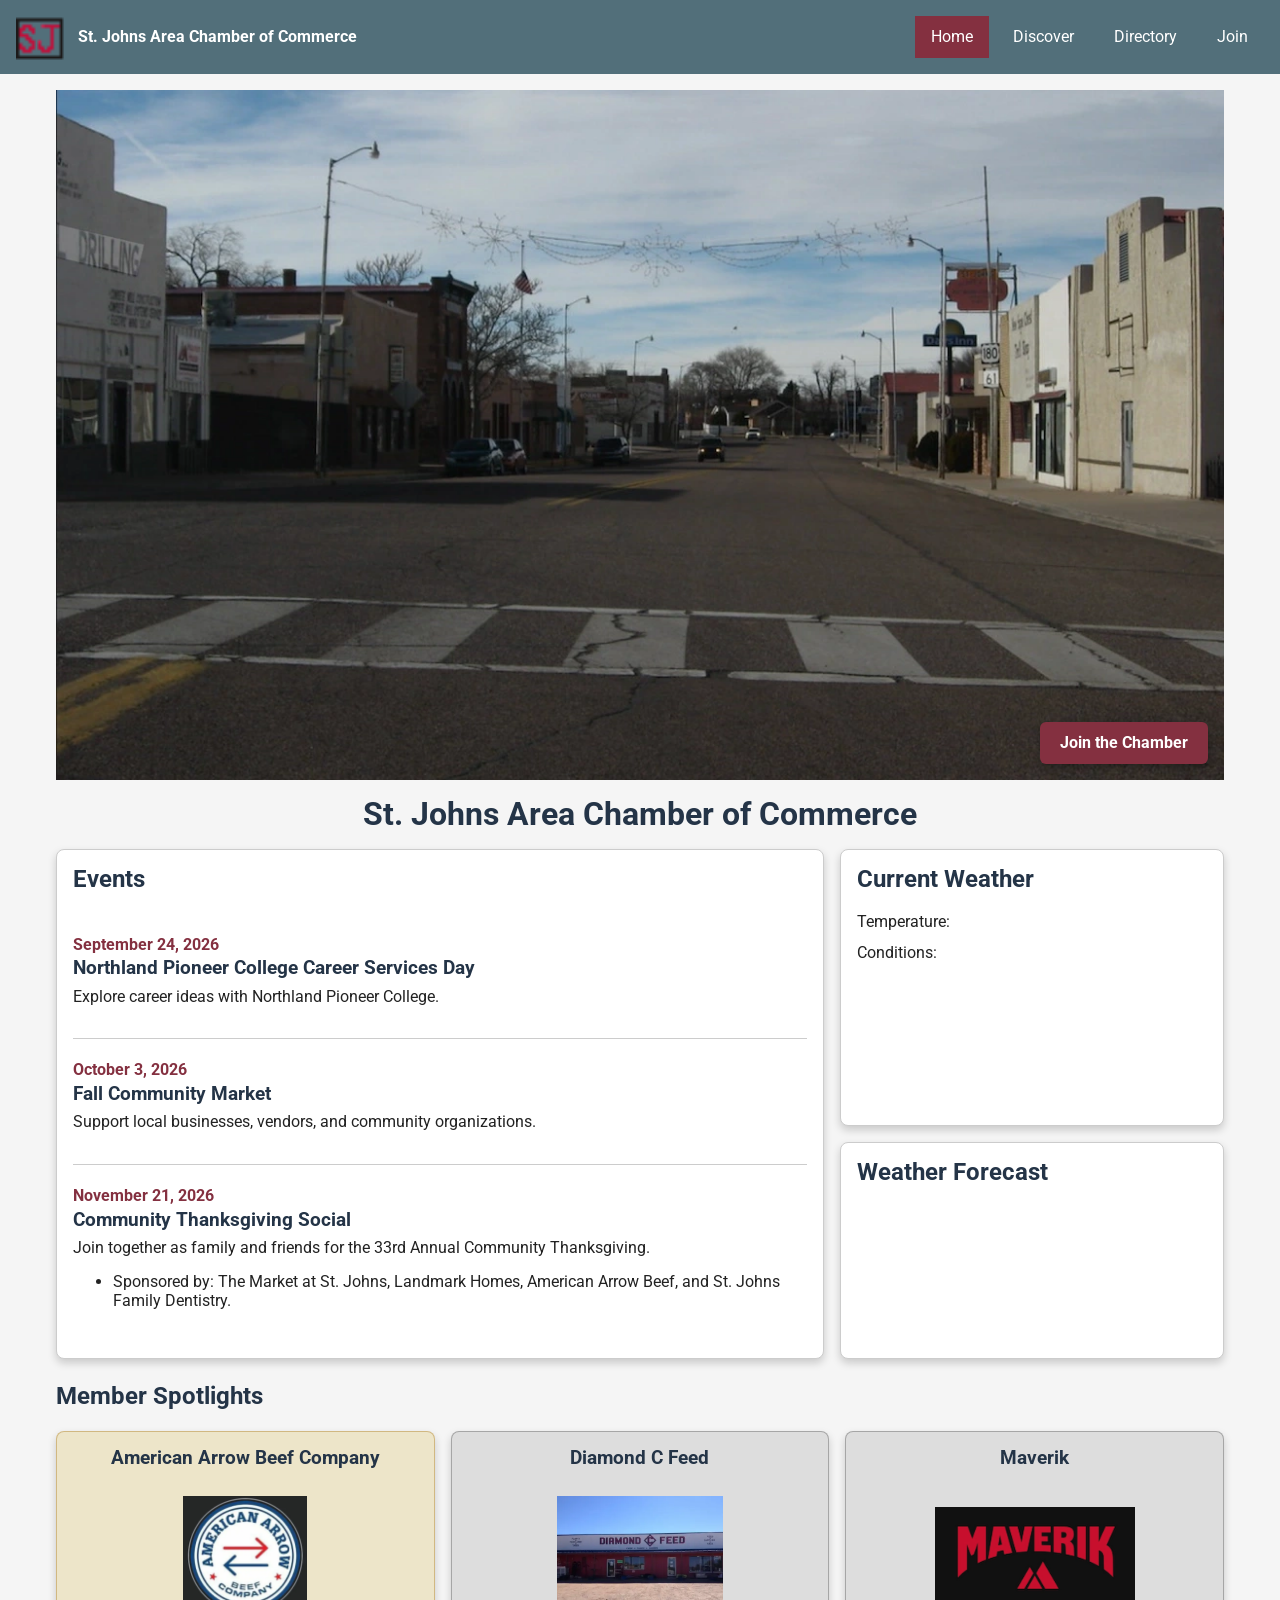
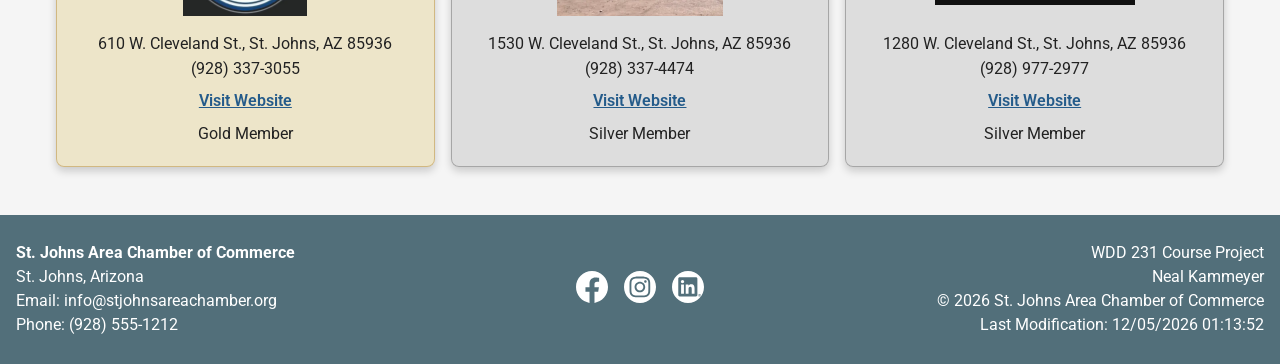
<file: chamber/index.html>
<!DOCTYPE html>
<html lang="en">

<head>
    <meta charset="UTF-8">
    <meta name="viewport" content="width=device-width, initial-scale=1.0">
    <title>St. Johns Area Chamber of Commerce | Home</title>
    <meta name="description"
        content="St. Johns Area Chamber of Commerce, support our local businesses, community events, and economic growth in St. Johns, Arizona.">
    <meta name="author" content="Neal Kammeyer">

    <link rel="icon" href="images/favicon.ico">

    <meta property="og:title" content="St. Johns Area Chamber of Commerce">
    <meta property="og:description"
        content="Supporting businesses, events, and community growth in St. Johns, Arizona and the surrounding area.">
    <meta property="og:image" content="https://nkammeyer-coder.github.io/wdd231/chamber/images/chamber-social.webp">
    <meta property="og:url" content="https://nkammeyer-coder.github.io/wdd231/chamber/index.html">
    <meta property="og:type" content="website">

    <link rel="preconnect" href="https://fonts.googleapis.com">
    <link rel="preconnect" href="https://fonts.gstatic.com" crossorigin>
    <link href="https://fonts.googleapis.com/css2?family=Roboto:wght@400;600;700&display=swap" rel="stylesheet">

    <link rel="stylesheet" href="styles/normalize.css">
    <link rel="stylesheet" href="styles/small.css">
    <link rel="stylesheet" href="styles/larger.css">

    <script src="scripts/home.js" defer></script>
    <script src="scripts/date.js" defer></script>
    <script src="scripts/navigation.js" defer></script>
</head>

<body>
    <header>
        <a href="index.html" class="site-brand">
            <img src="images/favicon.ico" alt="St. Johns Area Chamber of Commerce logo">
            <span>St. Johns Area Chamber of Commerce</span>
        </a>
        <button id="menu" aria-label="Open navigation menu">&#9776;</button>

        <nav id="nav-menu">
            <ul>
                <li><a href="index.html" class="active">Home</a></li>
                <li><a href="discover.html">Discover</a></li>
                <li><a href="directory.html">Directory</a></li>
                <li><a href="join.html">Join</a></li>
            </ul>
        </nav>
    </header>
    <main>
        <section class="hero">
            <img src="images/st-johns-hero.webp" alt="St. Johns Arizona community" width="1200" height="709">
            <a href="join.html" class="join-button">Join the Chamber</a>
        </section>

        <h1>St. Johns Area Chamber of Commerce</h1>

        <section class="home-info">
            <section class="events">
                <h2>Events</h2>

                <div class="event">
                    <p class="event-date">September 24, 2026</p>
                    <h3>Northland Pioneer College Career Services Day</h3>
                    <p>Explore career ideas with Northland Pioneer College.</p>
                </div>

                <div class="event">
                    <p class="event-date">October 3, 2026</p>
                    <h3>Fall Community Market</h3>
                    <p>Support local businesses, vendors, and community organizations.</p>
                </div>

                <div class="event">
                    <p class="event-date">November 21, 2026</p>
                    <h3>Community Thanksgiving Social</h3>
                    <p>Join together as family and friends for the 33rd Annual Community Thanksgiving.</p>
                    <ul>
                        <li>Sponsored by: The Market at St. Johns, Landmark Homes, American Arrow Beef, and St. Johns
                            Family Dentistry.</li>
                    </ul>
                </div>
            </section>

            <section class="weather">
                <h2>Current Weather</h2>
                <p>Temperature: <span id="current-temp"></span></p>
                <p>Conditions: <span id="weather-description"></span></p>
            </section>

            <section class="forecast">
                <h2>Weather Forecast</h2>
                <div id="forecast-container"></div>
            </section>
        </section>

        <section class="spotlights">
            <h2>Member Spotlights</h2>
            <div id="spotlight-cards"></div>
        </section>
    </main>

    <footer>
        <div class="contact-info">
            <p><strong>St. Johns Area Chamber of Commerce</strong></p>
            <p>St. Johns, Arizona</p>
            <p>Email: info@stjohnsareachamber.org</p>
            <p>Phone: (928) 555-1212</p>
        </div>

        <div class="social-links">
            <a href="https://www.facebook.com/" target="_blank" rel="noopener" aria-label="Facebook">
                <img src="images/facebook.svg" alt="">
            </a>
            <a href="https://www.instagram.com/" target="_blank" rel="noopener" aria-label="Instagram">
                <img src="images/instagram.svg" alt="">
            </a>
            <a href="https://www.linkedin.com/" target="_blank" rel="noopener" aria-label="LinkedIn">
                <img src="images/linkedin.svg" alt="">
            </a>
        </div>

        <div class="development-info">
            <p>WDD 231 Course Project</p>
            <p>Neal Kammeyer</p>
            <p>&copy; <span id="currentyear"></span> St. Johns Area Chamber of Commerce</p>
            <p>Last Modification: <span id="lastModified"></span></p>
        </div>
    </footer>

</body>

</html>
</file>
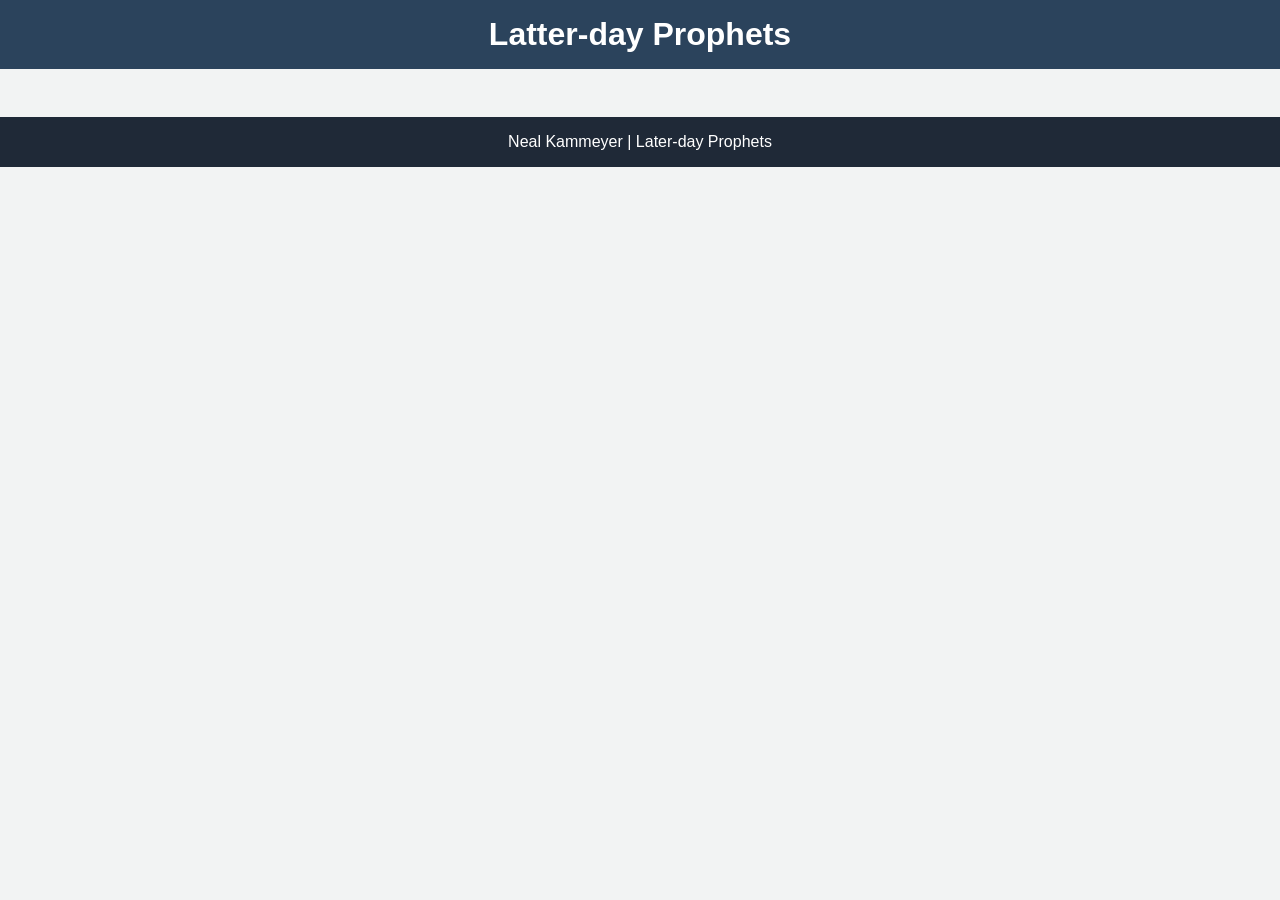
<file: prophets.html>
<!DOCTYPE html>
<html lang="en">

<head>
    <meta charset="UTF-8">
    <meta name="viewport" content="width=device-width, initial-scale=1.0">
    <meta name="description" content="Latter-day Prophets card activity for WDD 231">
    <meta name="author" content="Neal Kammeyer">

    <title>Latter-day Prophets</title>

    <link rel="stylesheet" href="styles/prophets.css">
    <script src="scripts/prophets.js" defer></script>
</head>

<body>
    <header>
        <h1>Latter-day Prophets</h1>
    </header>
    <main>
        <div id="cards"></div>
    </main>
    <footer>
        Neal Kammeyer | Later-day Prophets
    </footer>
</body>

</html>
</file>
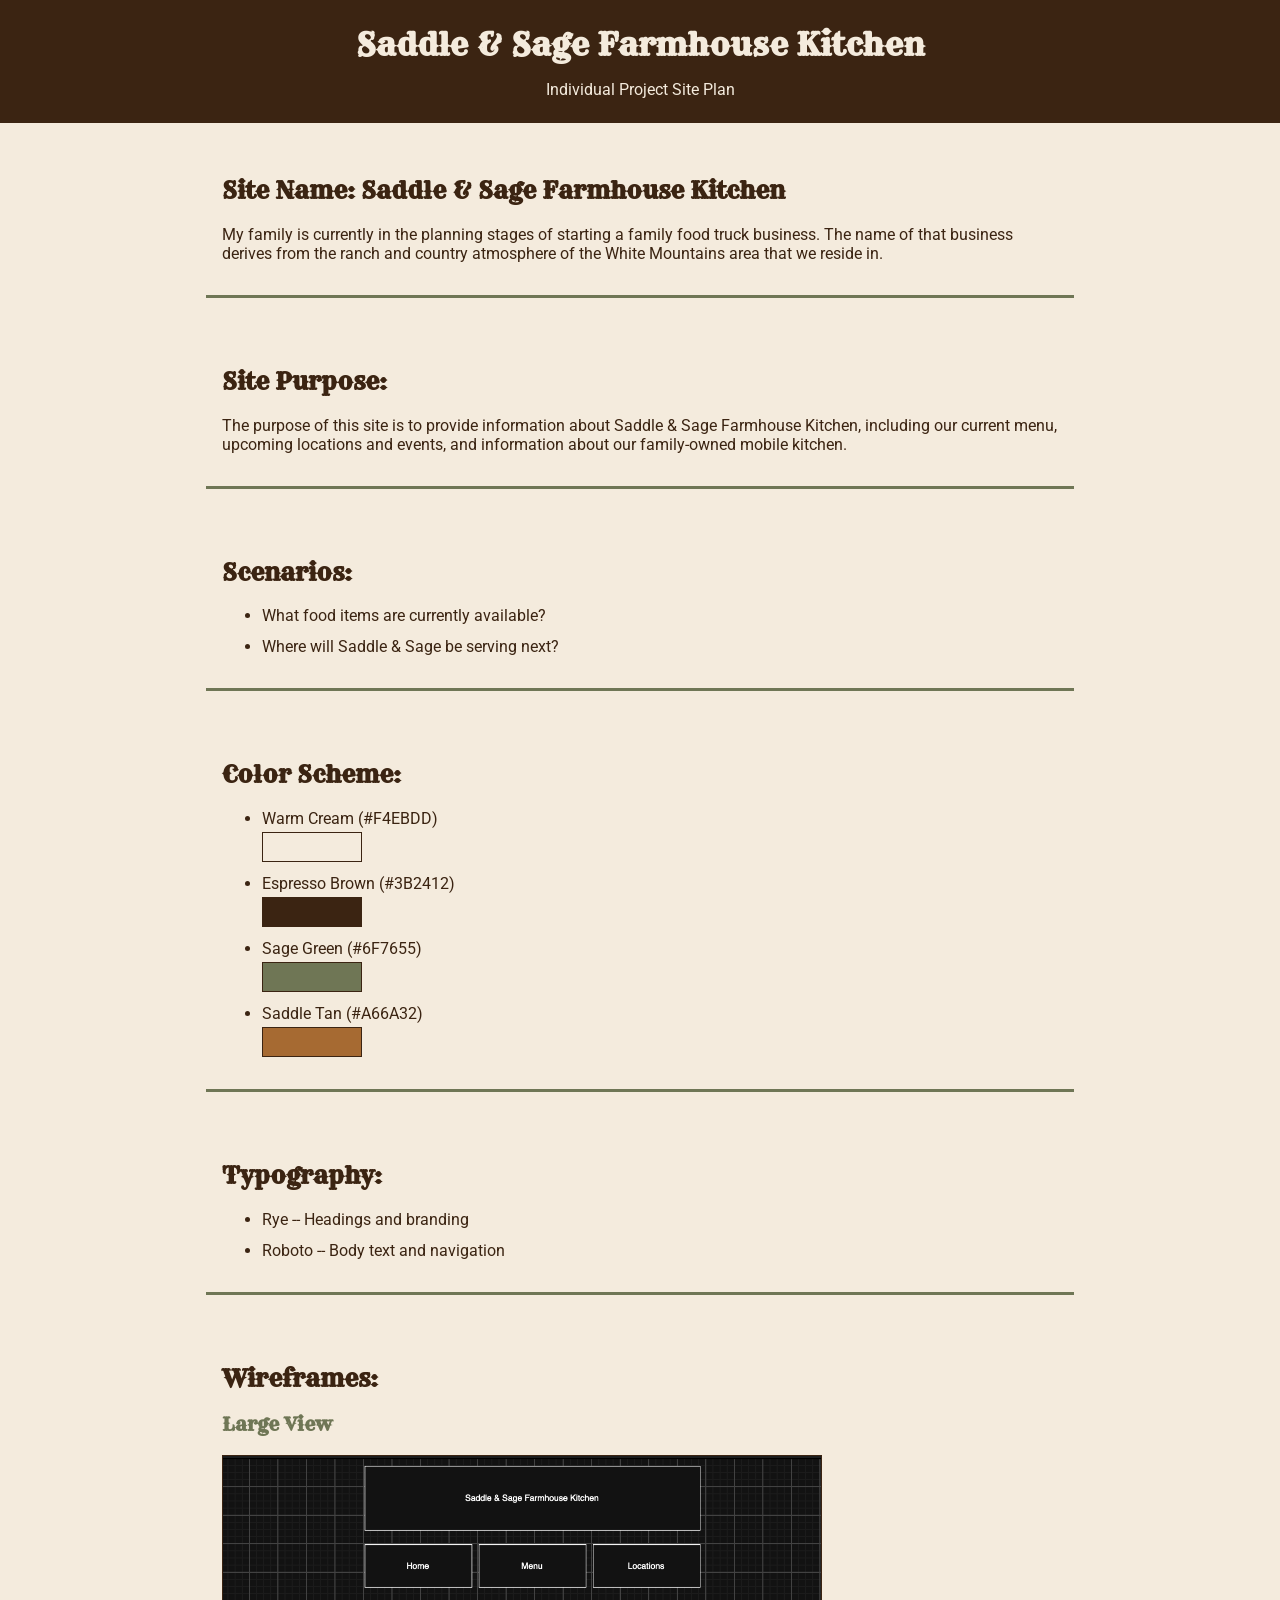
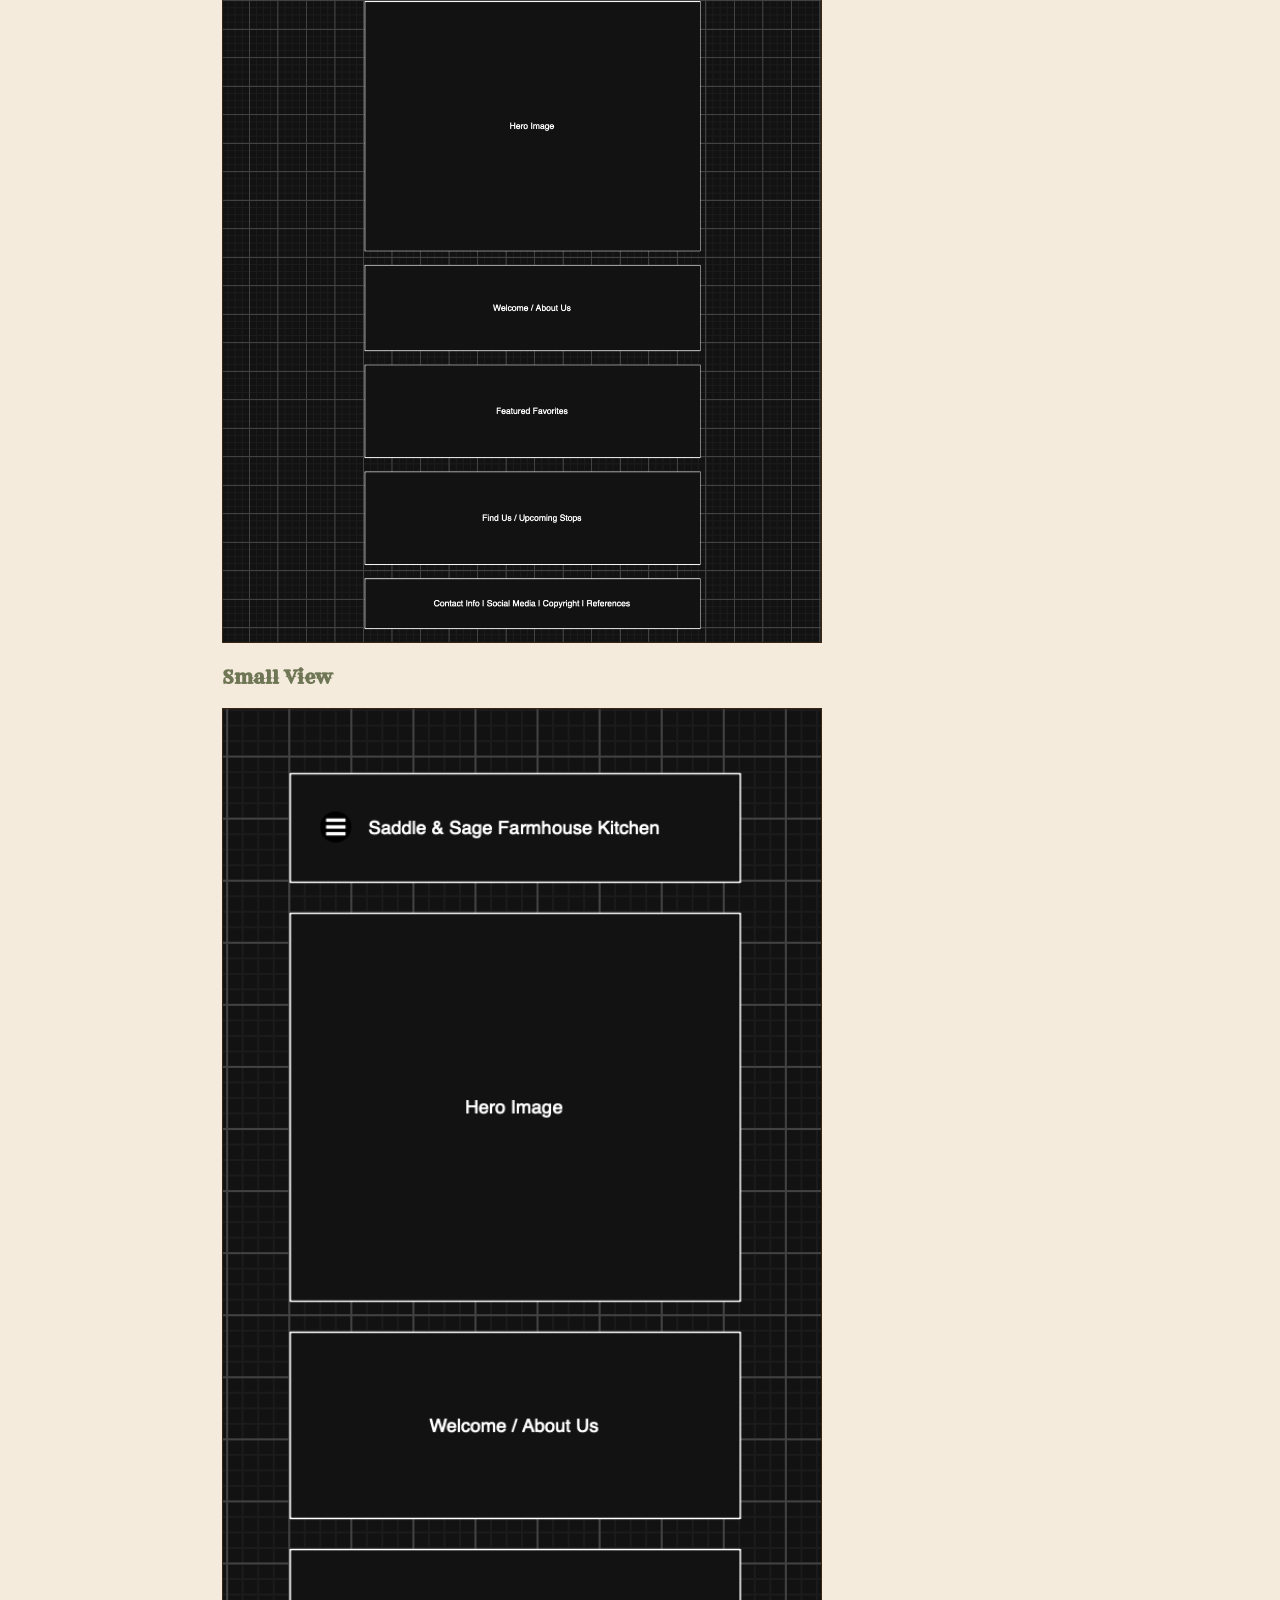
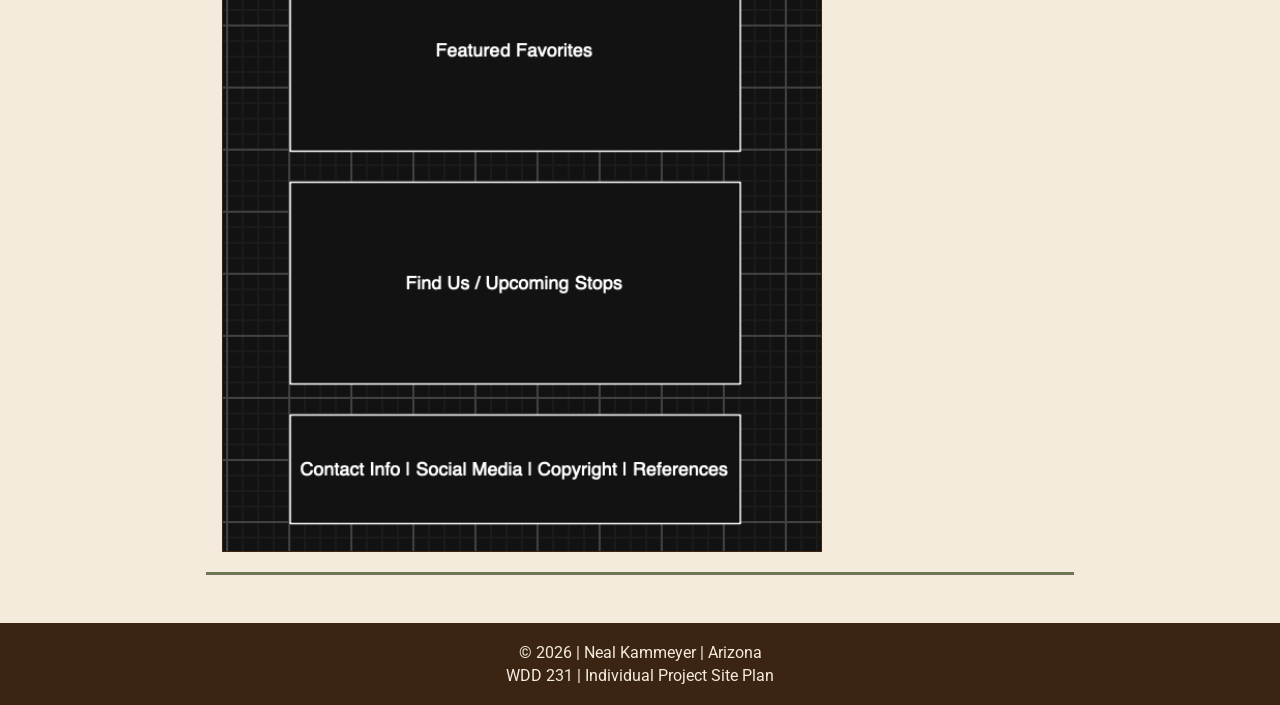
<file: siteplan.html>
<!DOCTYPE html>
<html lang="en">

<head>
    <meta charset="UTF-8">
    <meta name="viewport" content="width=device-width, initial-scale=1.0">
    <meta name="description" content="Site Plan for Saddle & Sage Farmhouse Kitchen website for WDD 231">
    <title>Saddle & Sage Farmhouse Kitchen | Site Plan</title>
    <link rel="preconnect" href="https://fonts.googleapis.com">
    <link rel="preconnect" href="https://fonts.gstatic.com" crossorigin>
    <link href="https://fonts.googleapis.com/css2?family=Roboto:wght@400;700&family=Rye&display=swap" rel="stylesheet">
    <link rel="stylesheet" href="styles/siteplan.css">
</head>

<body>
    <header>
        <h1>Saddle & Sage Farmhouse Kitchen</h1>
        <p>Individual Project Site Plan</p>
    </header>

    <main>
        <section>
            <h2>Site Name: Saddle & Sage Farmhouse Kitchen</h2>
            <p> My family is currently in the planning stages of starting a family food truck business.
                The name of that business derives from the ranch and country atmosphere of the White Mountains area that
                we reside in.</p>
        </section>

        <section>
            <h2>Site Purpose:</h2>
            <p>
                The purpose of this site is to provide information about Saddle & Sage Farmhouse Kitchen, including our
                current menu,
                upcoming locations and events, and information about our family-owned mobile kitchen.
            </p>
        </section>

        <section>
            <h2>Scenarios:</h2>
            <ul>
                <li>
                    What food items are currently available?
                </li>
                <li>
                    Where will Saddle & Sage be serving next?
                </li>
            </ul>

        </section>

        <section>
            <h2>Color Scheme:</h2>
            <ul>
                <li>
                    Warm Cream (#F4EBDD)
                    <div id="warm-cream"></div>
                </li>
                <li>
                    Espresso Brown (#3B2412)
                    <div id="espresso-brown"></div>
                </li>
                <li>
                    Sage Green (#6F7655)
                    <div id="sage-green"></div>
                </li>
                <li>
                    Saddle Tan (#A66A32)
                    <div id="saddle-tan"></div>
                </li>
            </ul>
        </section>

        <section>
            <h2>Typography:</h2>
            <ul>
                <li>
                    Rye -- Headings and branding
                </li>
                <li>
                    Roboto -- Body text and navigation
                </li>
            </ul>
        </section>

        <section>
            <h2>Wireframes:</h2>
            <h3>Large View</h3>
            <img src="images/desktop-site-plan.png" alt="Desktop Site Plan" width="600">

            <h3>Small View</h3>
            <img src="images/mobile-site-plan.png" alt="Mobile Site Plan" width="600">
        </section>

    </main>

    <footer>
        <p>&copy; 2026 | Neal Kammeyer | Arizona</p>
        <p>WDD 231 | Individual Project Site Plan</p>
    </footer>
</body>

</html>
</file>
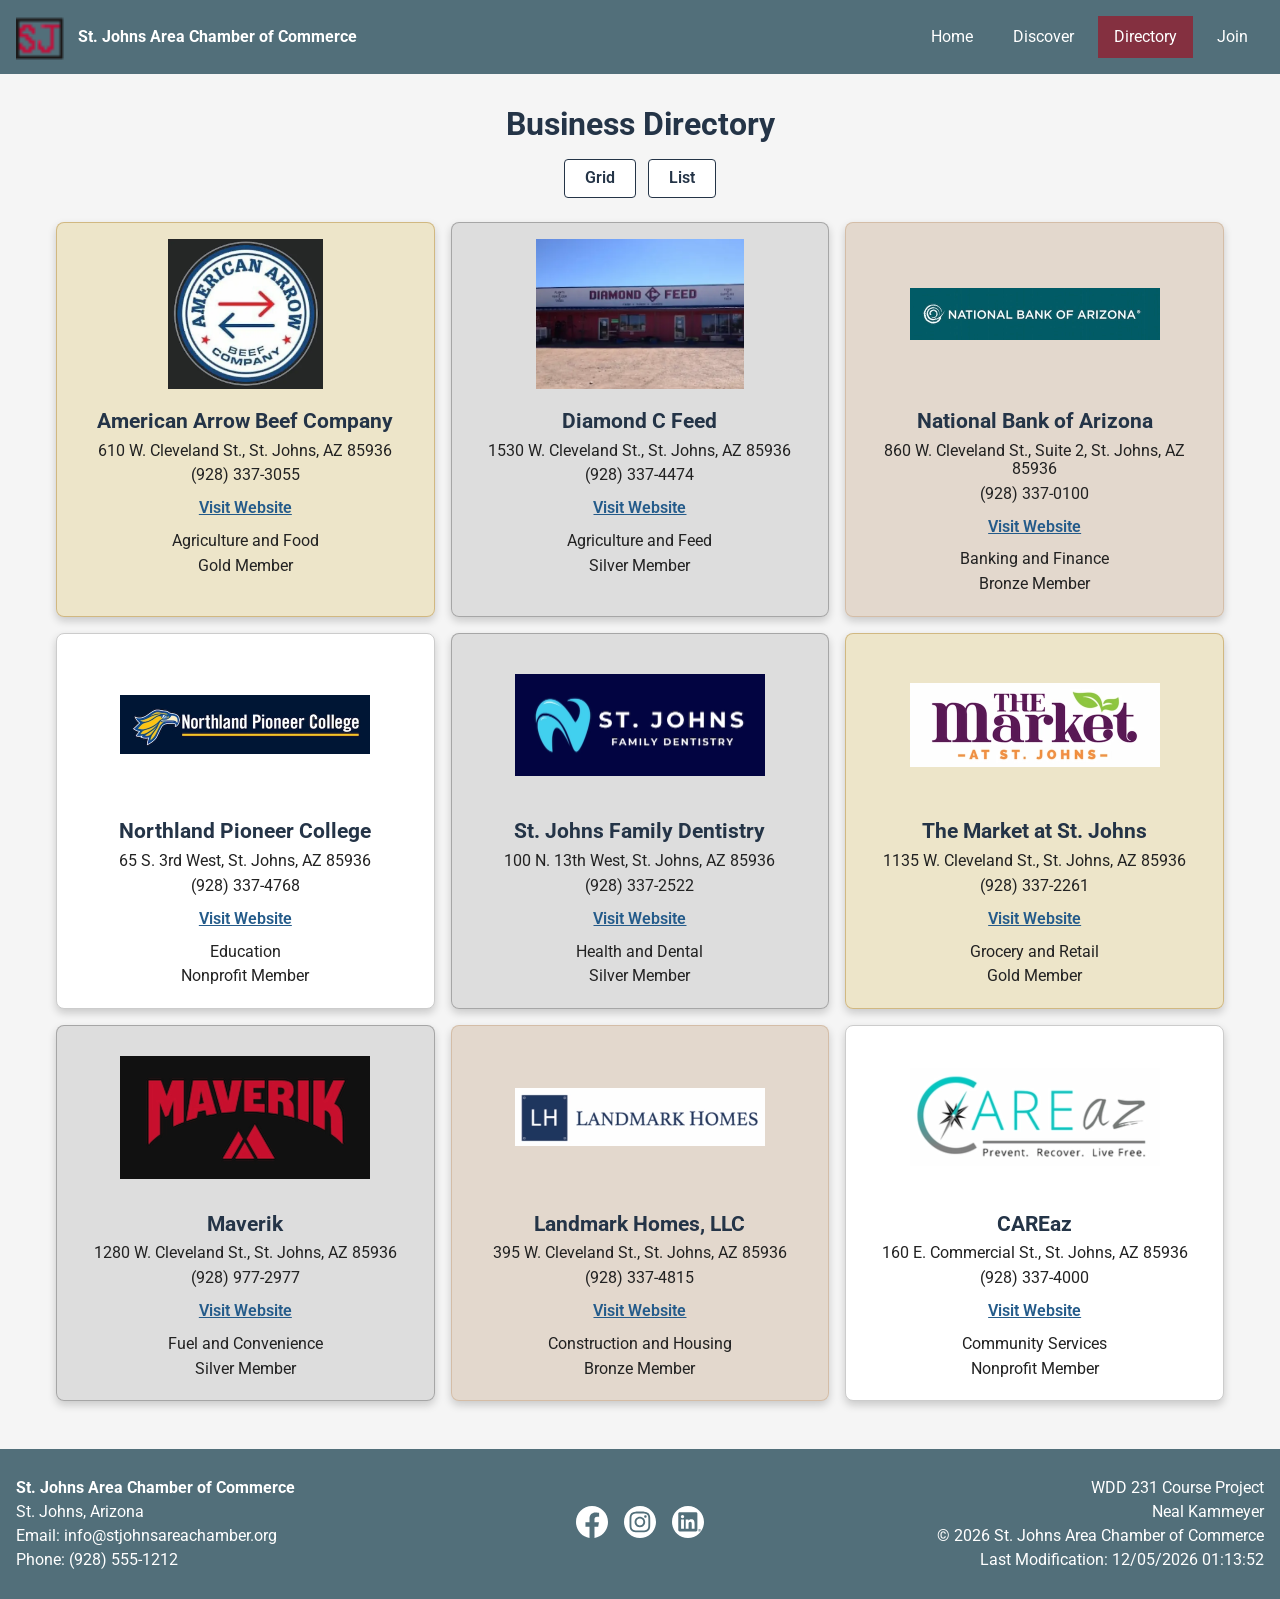
<file: chamber/directory.html>
<!DOCTYPE html>
<html lang="en">

<head>
    <meta charset="UTF-8">
    <meta name="viewport" content="width=device-width, initial-scale=1.0">
    <title>St. Johns Area Chamber of Commerce | Business Directory</title>
    <meta name="description" content="Business directory for the St. Johns, Arizona area Chamber of Commerce.">
    <meta name="author" content="Neal Kammeyer">

    <link rel="icon" href="images/favicon.ico">

    <meta property="og:title" content="St. Johns Area Chamber of Commerce">
    <meta property="og:description"
        content="Delve into the businesses and organizations serving St. Johns, Arizona and the surrounding area.">
    <meta property="og:image" content="https://nkammeyer-coder.github.io/wdd231/chamber/images/chamber-social.webp">
    <meta property="og:url" content="https://nkammeyer-coder.github.io/wdd231/chamber/directory.html">
    <meta property="og:type" content="website">

    <link rel="preconnect" href="https://fonts.googleapis.com">
    <link rel="preconnect" href="https://fonts.gstatic.com" crossorigin>
    <link href="https://fonts.googleapis.com/css2?family=Roboto:wght@400;600;700&display=swap" rel="stylesheet">

    <link rel="stylesheet" href="styles/normalize.css">
    <link rel="stylesheet" href="styles/small.css">
    <link rel="stylesheet" href="styles/larger.css">

    <script src="scripts/directory.js" defer></script>
    <script src="scripts/date.js" defer></script>
    <script src="scripts/navigation.js" defer></script>
</head>

<body>
    <header>
        <a href="index.html" class="site-brand">
            <img src="images/favicon.ico" alt="St. Johns Area Chamber of Commerce logo">
            <span>St. Johns Area Chamber of Commerce</span>
        </a>
        <button id="menu" aria-label="Open navigation menu">&#9776;</button>

        <nav id="nav-menu">
            <ul>
                <li><a href="index.html">Home</a></li>
                <li><a href="discover.html">Discover</a></li>
                <li><a href="directory.html" class="active">Directory</a></li>
                <li><a href="join.html">Join</a></li>
            </ul>
        </nav>
    </header>
    <main>
        <h1>Business Directory</h1>

        <div class="view-controls">
            <button id="grid" type="button">Grid</button>
            <button id="list" type="button">List</button>
        </div>

        <div id="members" class="grid"></div><!-- Business cards placed by JavaScript-->
    </main>

    <footer>
        <div class="contact-info">
            <p><strong>St. Johns Area Chamber of Commerce</strong></p>
            <p>St. Johns, Arizona</p>
            <p>Email: info@stjohnsareachamber.org</p>
            <p>Phone: (928) 555-1212</p>
        </div>

        <div class="social-links">
            <a href="https://www.facebook.com/" target="_blank" rel="noopener" aria-label="Facebook">
                <img src="images/facebook.svg" alt="">
            </a>
            <a href="https://www.instagram.com/" target="_blank" rel="noopener" aria-label="Instagram">
                <img src="images/instagram.svg" alt="">
            </a>
            <a href="https://www.linkedin.com/" target="_blank" rel="noopener" aria-label="LinkedIn">
                <img src="images/linkedin.svg" alt="">
            </a>
        </div>

        <div class="development-info">
            <p>WDD 231 Course Project</p>
            <p>Neal Kammeyer</p>
            <p>&copy; <span id="currentyear"></span> St. Johns Area Chamber of Commerce</p>
            <p>Last Modification: <span id="lastModified"></span></p>
        </div>
    </footer>

</body>

</html>
</file>
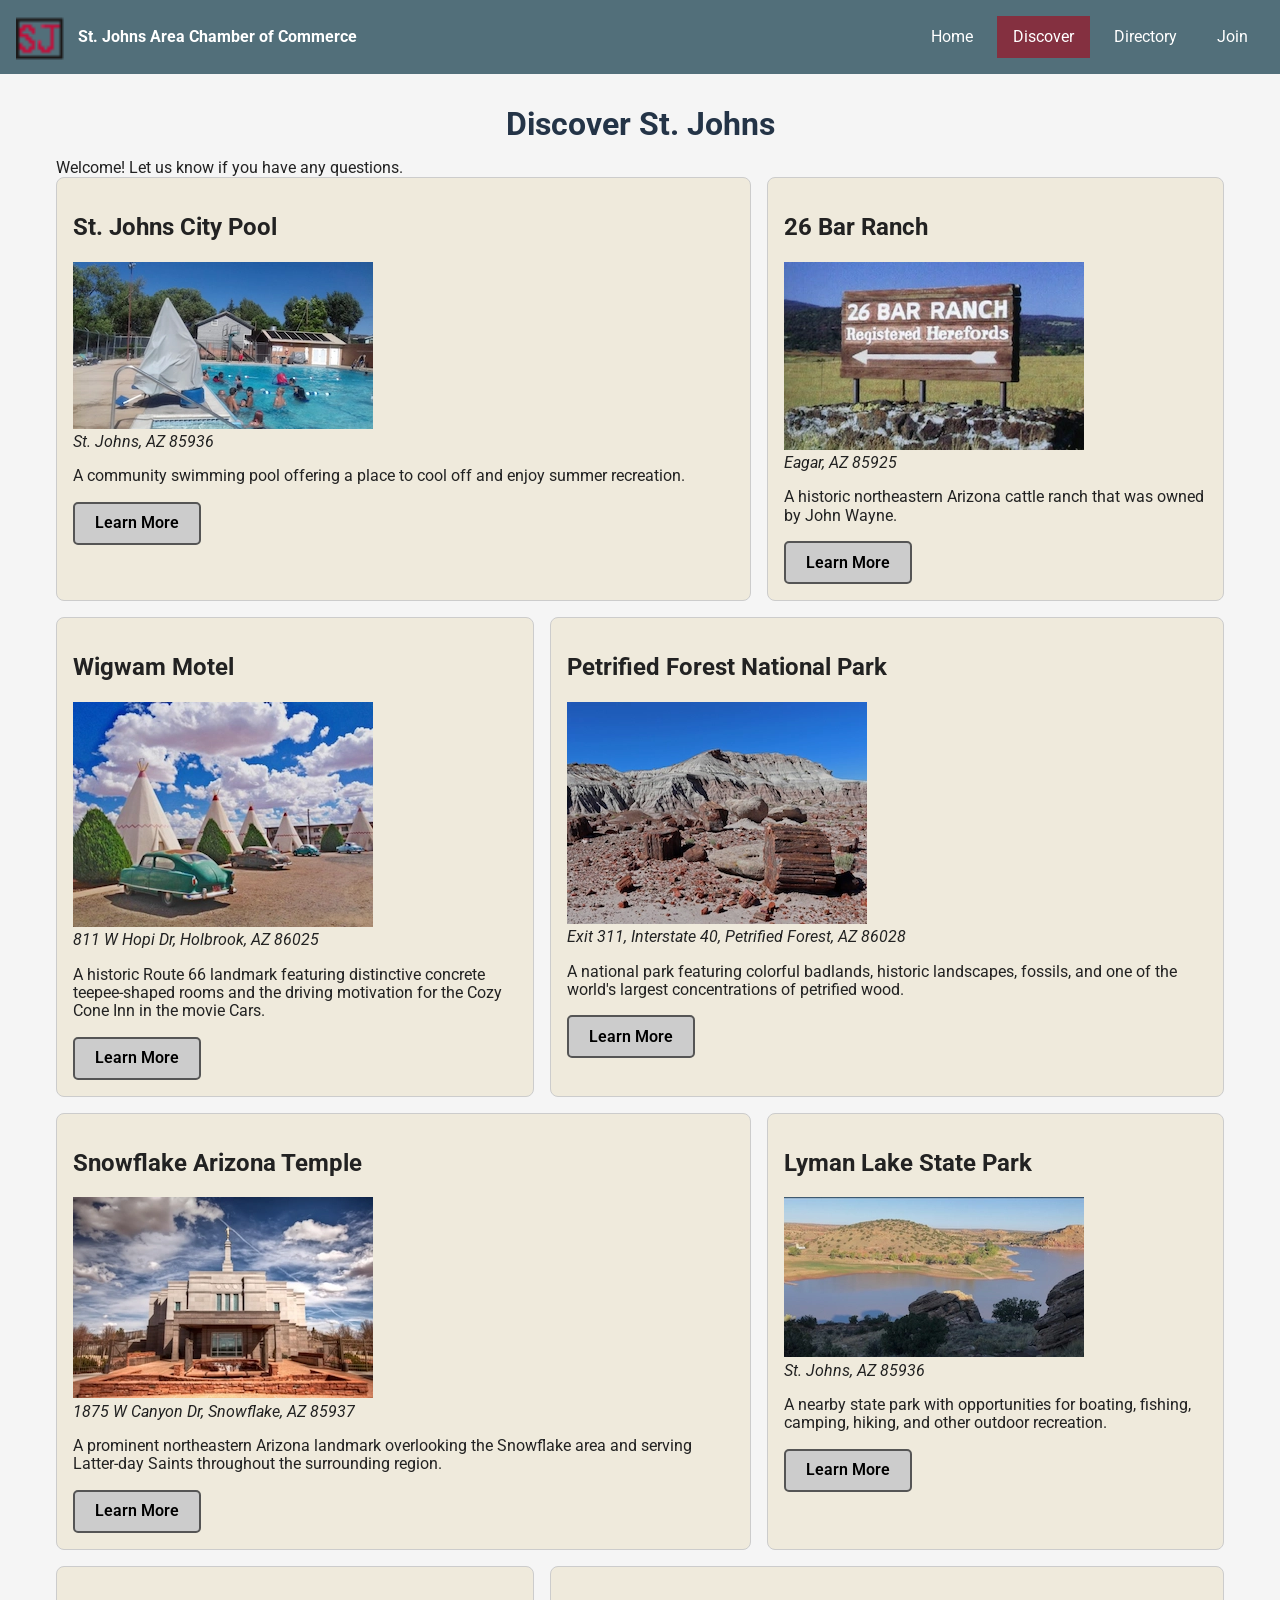
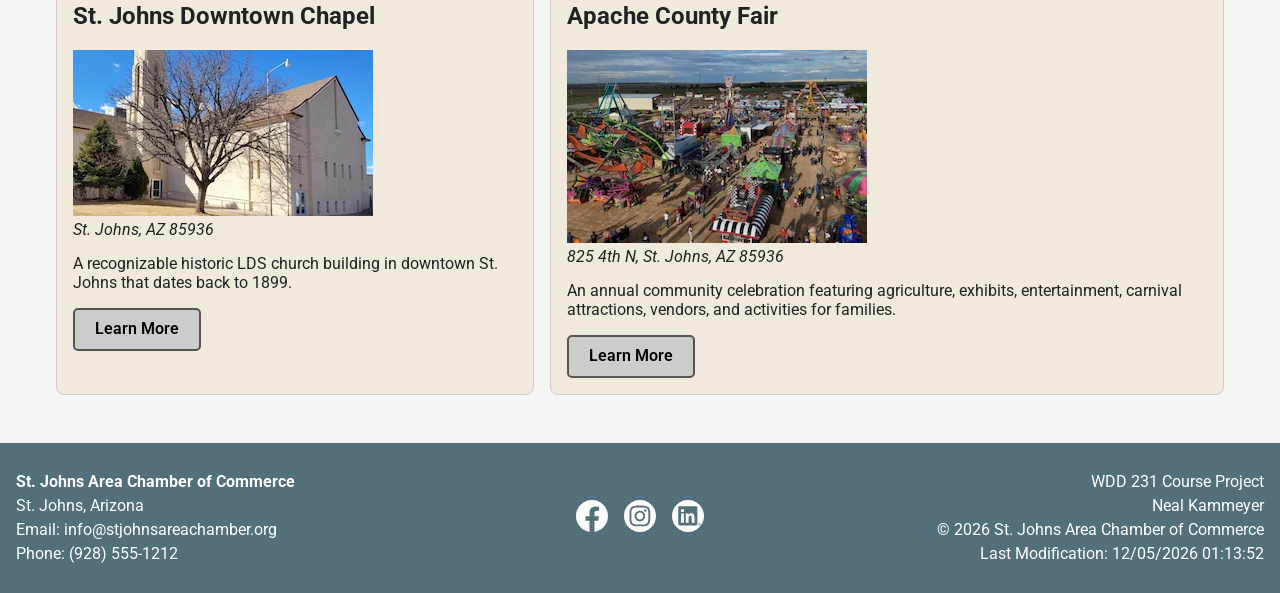
<file: chamber/discover.html>
<!DOCTYPE html>
<html lang="en">

<head>
    <meta charset="UTF-8">
    <meta name="viewport" content="width=device-width, initial-scale=1.0">
    <title>St. Johns Area Chamber of Commerce | Discover St. Johns and the Surrounding Area</title>
    <meta name="description" content="Popular landmarks in the St. Johns, Arizona area.">
    <meta name="author" content="Neal Kammeyer">

    <link rel="icon" href="images/favicon.ico">

    <meta property="og:title" content="St. Johns Area Chamber of Commerce">
    <meta property="og:description"
        content="Discover landmarks, attractions, and destinations in St. Johns, Arizona and the surrounding area.">
    <meta property="og:image" content="https://nkammeyer-coder.github.io/wdd231/chamber/images/chamber-social.webp">
    <meta property="og:url" content="https://nkammeyer-coder.github.io/wdd231/chamber/discover.html">
    <meta property="og:type" content="website">

    <link rel="preconnect" href="https://fonts.googleapis.com">
    <link rel="preconnect" href="https://fonts.gstatic.com" crossorigin>
    <link href="https://fonts.googleapis.com/css2?family=Roboto:wght@400;600;700&display=swap" rel="stylesheet">

    <link rel="stylesheet" href="styles/normalize.css">
    <link rel="stylesheet" href="styles/small.css">
    <link rel="stylesheet" href="styles/larger.css">

    <script type="module" src="scripts/discover.js"></script>
    <script src="scripts/date.js" defer></script>
    <script src="scripts/navigation.js" defer></script>
</head>

<body>
    <header>
        <a href="index.html" class="site-brand">
            <img src="images/favicon.ico" alt="St. Johns Area Chamber of Commerce logo">
            <span>St. Johns Area Chamber of Commerce</span>
        </a>
        <button id="menu" aria-label="Open navigation menu">&#9776;</button>

        <nav id="nav-menu">
            <ul>
                <li><a href="index.html">Home</a></li>
                <li><a href="discover.html" class="active">Discover</a></li>
                <li><a href="directory.html">Directory</a></li>
                <li><a href="join.html">Join</a></li>
            </ul>
        </nav>
    </header>
    <main>
        <h1>Discover St. Johns</h1>

        <div id="visit-message"></div>

        <section id="discover-cards">
            <!-- Cards generated by JavaScript -->
        </section>
    </main>

    <footer>
        <div class="contact-info">
            <p><strong>St. Johns Area Chamber of Commerce</strong></p>
            <p>St. Johns, Arizona</p>
            <p>Email: info@stjohnsareachamber.org</p>
            <p>Phone: (928) 555-1212</p>
        </div>

        <div class="social-links">
            <a href="https://www.facebook.com/" target="_blank" rel="noopener" aria-label="Facebook">
                <img src="images/facebook.svg" alt="">
            </a>
            <a href="https://www.instagram.com/" target="_blank" rel="noopener" aria-label="Instagram">
                <img src="images/instagram.svg" alt="">
            </a>
            <a href="https://www.linkedin.com/" target="_blank" rel="noopener" aria-label="LinkedIn">
                <img src="images/linkedin.svg" alt="">
            </a>
        </div>

        <div class="development-info">
            <p>WDD 231 Course Project</p>
            <p>Neal Kammeyer</p>
            <p>&copy; <span id="currentyear"></span> St. Johns Area Chamber of Commerce</p>
            <p>Last Modification: <span id="lastModified"></span></p>
        </div>
    </footer>

</body>

</html>
</file>
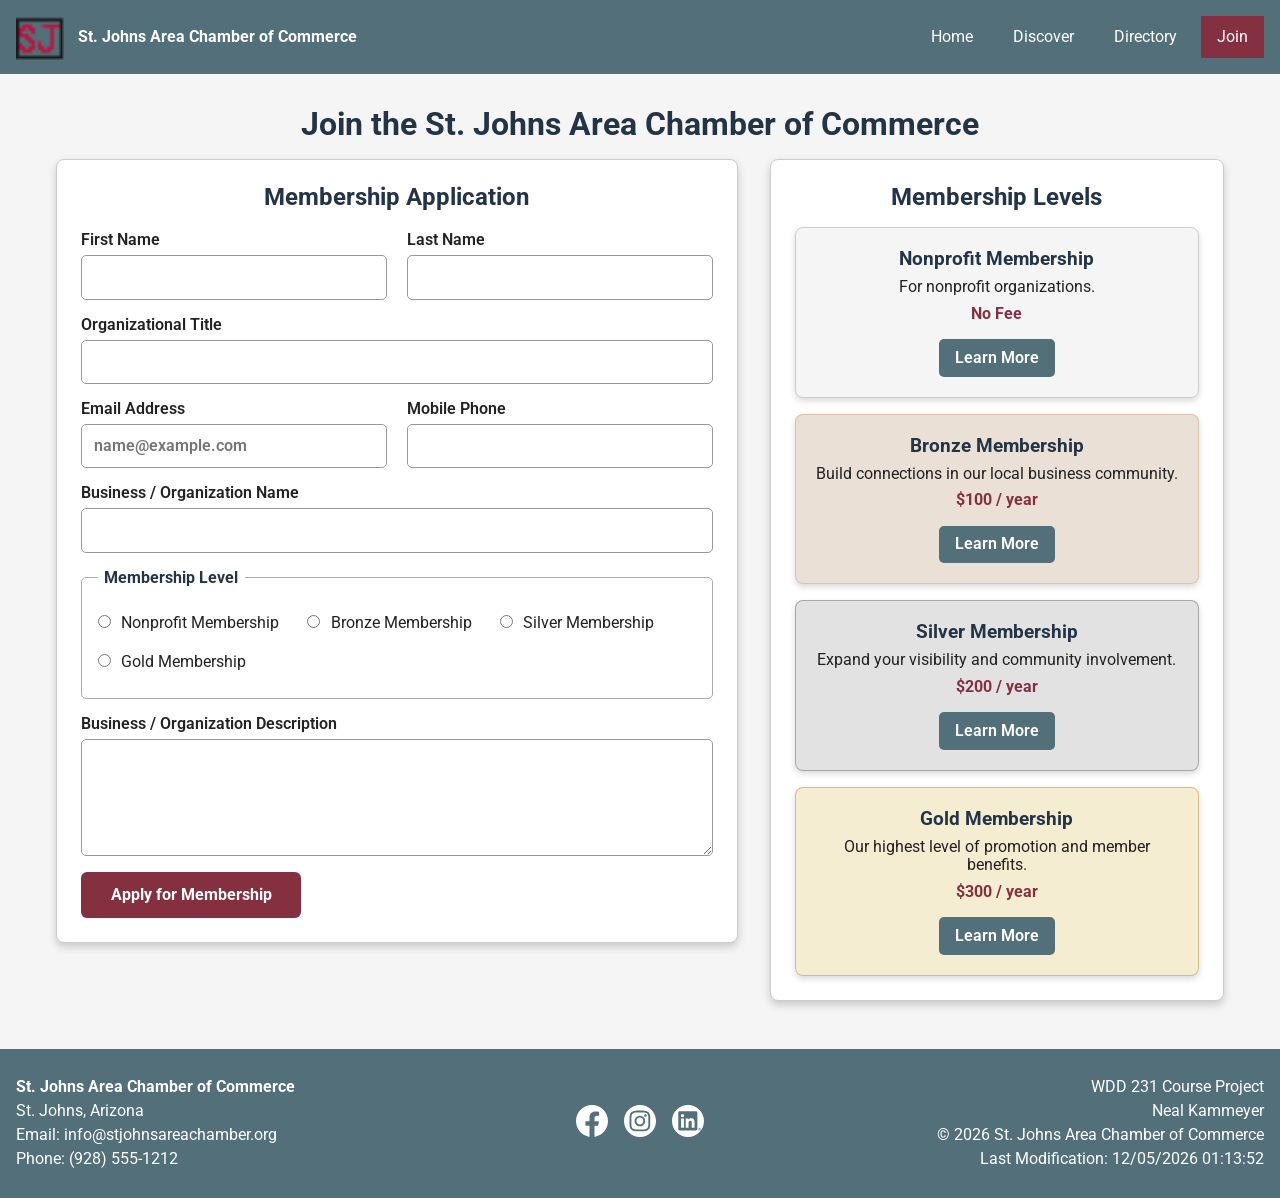
<file: chamber/join.html>
<!DOCTYPE html>

<html lang="en">

<head>
    <meta charset="UTF-8">
    <meta name="viewport" content="width=device-width, initial-scale=1.0">
    <title>St. Johns Area Chamber of Commerce | Join</title>
    <meta name="description"
        content="Apply to be a member of the St. Johns Area Chamber of Commerce and explore available membership levels and benefits.">
    <meta name="author" content="Neal Kammeyer">

    <link rel="icon" href="images/favicon.ico">

    <meta property="og:title" content="St. Johns Area Chamber of Commerce">
    <meta property="og:description"
        content="Supporting businesses, events, and community growth in St. Johns, Arizona and the surrounding area.">
    <meta property="og:image" content="https://nkammeyer-coder.github.io/wdd231/chamber/images/chamber-social.webp">
    <meta property="og:url" content="https://nkammeyer-coder.github.io/wdd231/chamber/join.html">
    <meta property="og:type" content="website">

    <link rel="preconnect" href="https://fonts.googleapis.com">
    <link rel="preconnect" href="https://fonts.gstatic.com" crossorigin>
    <link href="https://fonts.googleapis.com/css2?family=Roboto:wght@400;600;700&display=swap" rel="stylesheet">

    <link rel="stylesheet" href="styles/normalize.css">
    <link rel="stylesheet" href="styles/small.css">
    <link rel="stylesheet" href="styles/larger.css">

    <script src="scripts/join.js" defer></script>
    <script src="scripts/date.js" defer></script>
    <script src="scripts/navigation.js" defer></script>

</head>

<body>
    <header>
        <a href="index.html" class="site-brand">
            <img src="images/favicon.ico" alt="St. Johns Area Chamber of Commerce logo">
            <span>St. Johns Area Chamber of Commerce</span>
        </a>
        <button id="menu" aria-label="Open navigation menu">&#9776;</button>

        <nav id="nav-menu">
            <ul>
                <li><a href="index.html">Home</a></li>
                <li><a href="discover.html">Discover</a></li>
                <li><a href="directory.html">Directory</a></li>
                <li><a href="join.html" class="active">Join</a></li>
            </ul>
        </nav>
    </header>

    <main>
        <h1>Join the St. Johns Area Chamber of Commerce</h1>

        <div class="join-layout">

            <section class="membership-form">
                <h2>Membership Application</h2>

                <form method="get" action="thankyou.html">

                    <label>
                        First Name
                        <input type="text" name="first" title="Enter your first name" autocomplete="given-name"
                            required>
                    </label>

                    <label>
                        Last Name
                        <input type="text" name="last" title="Enter your last name" autocomplete="family-name" required>
                    </label>

                    <label>
                        Organizational Title
                        <input type="text" name="title" title="Enter your organizational title"
                            autocomplete="organization-title" pattern="[A-Za-z\s-]{7,}">
                    </label>

                    <label>
                        Email Address
                        <input type="email" name="email" title="Enter your email address" autocomplete="email"
                            placeholder="name@example.com" required>
                    </label>

                    <label>
                        Mobile Phone
                        <input type="tel" name="phone" title="Enter your mobile phone number" autocomplete="tel"
                            required>
                    </label>

                    <label>
                        Business / Organization Name
                        <input type="text" name="organization" title="Enter your business or organization name"
                            autocomplete="organization" required>
                    </label>

                    <fieldset>
                        <legend>Membership Level</legend>

                        <label>
                            <input type="radio" name="membership" value="np" required>
                            Nonprofit Membership
                        </label>

                        <label>
                            <input type="radio" name="membership" value="bronze">
                            Bronze Membership
                        </label>

                        <label>
                            <input type="radio" name="membership" value="silver">
                            Silver Membership
                        </label>

                        <label>
                            <input type="radio" name="membership" value="gold">
                            Gold Membership
                        </label>
                    </fieldset>

                    <label> Business / Organization Description
                        <textarea name="description" title="Describe your business or organization" rows="5"></textarea>
                    </label>

                    <!-- Hidden timestamp will add time with join.js -->
                    <input type="hidden" name="timestamp" id="timestamp">

                    <input type="submit" value="Apply for Membership">

                </form>

            </section>

            <section class="membership-levels">
                <h2>Membership Levels</h2>

                <div class="membership-card">
                    <h3>Nonprofit Membership</h3>
                    <p>For nonprofit organizations.</p>
                    <p class="membership-price">No Fee</p>
                    <button type="button" data-modal="np-modal">Learn More</button>
                </div>

                <div class="membership-card bronze">
                    <h3>Bronze Membership</h3>
                    <p>Build connections in our local business community.</p>
                    <p class="membership-price">$100 / year</p>
                    <button type="button" data-modal="bronze-modal">Learn More</button>
                </div>

                <div class="membership-card silver">
                    <h3>Silver Membership</h3>
                    <p>Expand your visibility and community involvement.</p>
                    <p class="membership-price">$200 / year</p>
                    <button type="button" data-modal="silver-modal">Learn More</button>
                </div>

                <div class="membership-card gold">
                    <h3>Gold Membership</h3>
                    <p>Our highest level of promotion and member benefits.</p>
                    <p class="membership-price">$300 / year</p>
                    <button type="button" data-modal="gold-modal">Learn More</button>
                </div>


            </section>
            <dialog id="np-modal">
                <h2>Nonprofit Membership Benefits</h2>
                <ul>
                    <li>No annual membership fee</li>
                    <li>Chamber networking opportunities</li>
                    <li>Community event participation</li>
                    <li>Member directory listing</li>
                </ul>
                <button type="button" class="close-modal">Close</button>
            </dialog>

            <dialog id="bronze-modal">
                <h2>Bronze Membership Benefits</h2>
                <ul>
                    <li>All Nonprofit membership benefits</li>
                    <li>Business directory listing</li>
                    <li>Member networking events</li>
                    <li>Discounted chamber event fees</li>
                </ul>
                <button type="button" class="close-modal">Close</button>
            </dialog>

            <dialog id="silver-modal">
                <h2>Silver Membership Benefits</h2>
                <ul>
                    <li>All Bronze membership benefits</li>
                    <li>Enhanced business directory listing</li>
                    <li>Additional event discounts</li>
                    <li>Advertising opportunities</li>
                    <li>Business training opportunities</li>
                </ul>
                <button type="button" class="close-modal">Close</button>
            </dialog>

            <dialog id="gold-modal">
                <h2>Gold Membership Benefits</h2>
                <ul>
                    <li>All Silver membership benefits</li>
                    <li>Priority advertising opportunities</li>
                    <li>Member spotlight eligibility</li>
                    <li>Premium event discounts</li>
                    <li>Recognition at chamber events</li>
                </ul>
                <button type="button" class="close-modal">Close</button>
            </dialog>

        </div>
    </main>

    <footer>
        <div class="contact-info">
            <p><strong>St. Johns Area Chamber of Commerce</strong></p>
            <p>St. Johns, Arizona</p>
            <p>Email: info@stjohnsareachamber.org</p>
            <p>Phone: (928) 555-1212</p>
        </div>

        <div class="social-links">
            <a href="https://www.facebook.com/" target="_blank" rel="noopener" aria-label="Facebook">
                <img src="images/facebook.svg" alt="">
            </a>
            <a href="https://www.instagram.com/" target="_blank" rel="noopener" aria-label="Instagram">
                <img src="images/instagram.svg" alt="">
            </a>
            <a href="https://www.linkedin.com/" target="_blank" rel="noopener" aria-label="LinkedIn">
                <img src="images/linkedin.svg" alt="">
            </a>
        </div>

        <div class="development-info">
            <p>WDD 231 Course Project</p>
            <p>Neal Kammeyer</p>
            <p>&copy; <span id="currentyear"></span> St. Johns Area Chamber of Commerce</p>
            <p>Last Modification: <span id="lastModified"></span></p>
        </div>
    </footer>

</body>

</html>
</file>
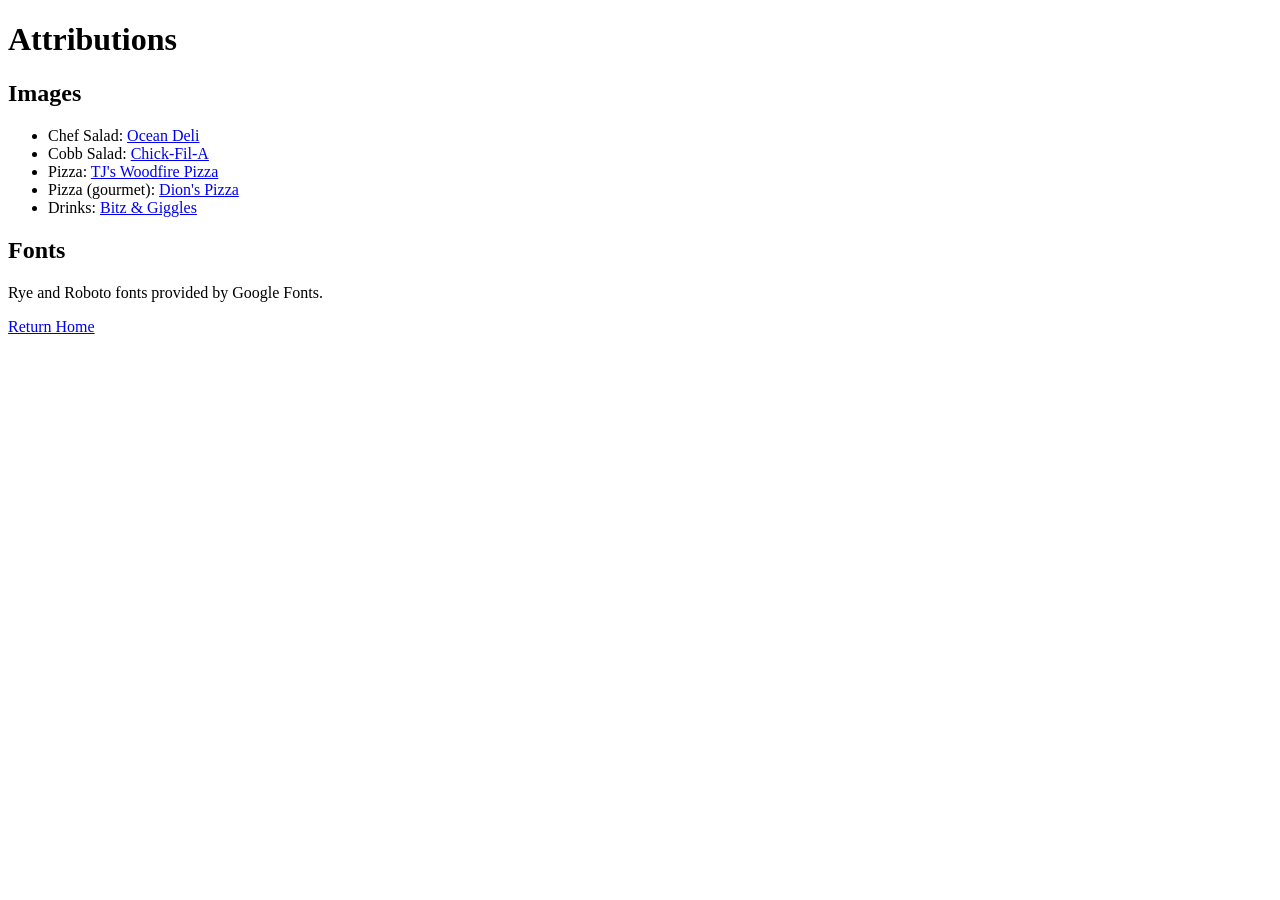
<file: final/attributions.html>
<!DOCTYPE html>
<html lang="en">

<head>
    <meta charset="UTF-8">
    <meta name="viewport" content="width=device-width, initial-scale=1.0">
    <title>Attributions | Saddle & Sage Farmhouse Kitchen</title>

    <link rel="icon" href="images/favicon.ico">

</head>

<body>
    <main>
        <h1>Attributions</h1>

        <h2>Images</h2>
        <ul>
            <li>
                Chef Salad:
                <a href="https://www.oceandeli.net/items/chef-salad-small">Ocean Deli</a>
            </li>
            <li>
                Cobb Salad:
                <a href="https://www.chick-fil-a.com/catering/salads/cobb-salad-w-grilled-filet-cold">Chick-Fil-A</a>
            </li>
            <li>
                Pizza:
                <a href="https://tjswoodfirepizza.com/menu">TJ's Woodfire Pizza</a>
            </li>
            <li>
                Pizza (gourmet):
                <a href="https://www.dions.com">Dion's Pizza</a>
            </li>
            <li>
                Drinks:
                <a href="https://bitzngiggles.com">Bitz & Giggles</a>
            </li>
        </ul>

        <h2>Fonts</h2>
        <p>
            Rye and Roboto fonts provided by Google Fonts.
        </p>

        <p>
            <a href="index.html">Return Home</a>
        </p>
    </main>
</body>

</html>
</file>
<file: chamber/styles/small.css>
* {
    box-sizing: border-box;
}

body {
    margin: 0;
    font-family: "Roboto", sans-serif;
    color: #222;
    background-color: #f5f5f5;
}

img {
    max-width: 100%;
    height: auto;
}

a {
    color: inherit;
}

header {
    display: grid;
    grid-template-columns: auto 1fr auto;
    align-items: center;
    background-color: #526f7a;
    color: white;
    padding: 0.75rem 1rem;
}

.site-brand {
    display: flex;
    align-items: center;
    gap: 0.75rem;
    text-decoration: none;
    font-weight: 700;
}

.site-brand img {
    width: 50px;
    height: 50px;
}

.site-brand span {
    font-size: 1rem;
}

#menu {
    background: none;
    border: none;
    color: white;
    font-size: 2rem;
    cursor: pointer;
    padding: 0.25rem 0.5rem;
}

#nav-menu {
    display: none;
    grid-column: 1 / -1;
}

#nav-menu.open {
    display: block;
}

#nav-menu ul {
    list-style: none;
    margin: 0;
    padding: 0;
}

#nav-menu a {
    display: block;
    padding: 0.85rem;
    text-align: center;
    text-decoration: none;
    color: white;
}

#nav-menu a:hover,
#nav-menu a.active {
    background-color: #843040;
}

main {
    width: 100%;
    max-width: 1200px;
    margin: 0 auto;
    padding: 1rem;
}

h1 {
    text-align: center;
    color: #243447;
    margin: 1rem 0;
}

.view-controls {
    display: flex;
    justify-content: center;
    gap: 0.75rem;
    margin-bottom: 1.5rem;
}

.view-controls button {
    padding: 0.6rem 1.25rem;
    border: 1px solid #243447;
    border-radius: 4px;
    background-color: white;
    color: #243447;
    font-weight: 600;
    cursor: pointer;
}

.view-controls button:hover {
    background-color: #243447;
    color: white;
}

#members {
    display: grid;
    gap: 1rem;
}

#members section {
    background-color: white;
    border: 1px solid #ccc;
    border-radius: 8px;
    padding: 1rem;
    text-align: center;
    box-shadow: 0 4px 8px rgb(0 0 0 / 18%);
}

#members section img {
    width: 100%;
    max-width: 250px;
    height: 150px;
    object-fit: contain;
    margin-bottom: 0.5rem;
}

#members section h2 {
    color: #243447;
    margin: 0.5rem 0;
    font-size: 1.3rem;
}

#members section p {
    margin: 0.4rem 0;
}

#members section a {
    display: inline-block;
    margin: 0.5rem 0;
    color: #245b8a;
    font-weight: 600;
}

footer {
    margin-top: 2rem;
    padding: 1.5rem 1rem;
    background-color: #526f7a;
    color: white;
    text-align: center;
}

footer p {
    margin: 0.35rem 0;
}

.social-links {
    display: flex;
    justify-content: center;
    gap: 1rem;
    margin: 1.25rem 0;
}

.social-links img {
    width: 32px;
    height: 32px;
    filter: invert(1);
}

.social-links a {
    display: inline-block;
}

#members.list {
    display: block;
}

#members.list section {
    display: grid;
    grid-template-columns: 90px 1fr;
    gap: 0.75rem 1rem;
    text-align: left;
    align-items: center;
    margin-bottom: 1rem;
}

#members.list section img {
    width: 90px;
    height: 90px;
    margin: 0;
    grid-row: 1 / span 6;
}

#members.list section h2,
#members.list section p,
#members.list section a {
    margin: 0.2rem 0;
}

#members section.gold,
#spotlight-cards section.gold,
.membership-card.gold {
    background-color: rgba(212, 175, 55, 0.226);
    border-color: rgb(181 139 58 / 50%);
}

#members section.silver,
#spotlight-cards section.silver,
.membership-card.silver {
    background-color: rgba(192, 192, 192, 0.467);
    border-color: rgba(150, 150, 150, 0.776);
}

#members section.bronze,
#spotlight-cards section.bronze,
.membership-card.bronze {
    background-color: rgba(159, 105, 51, 0.204);
    border-color: rgba(160, 95, 35, 0.218);
}

.hero {
    position: relative;
}

.hero img {
    display: block;
    width: 100%;
    height: auto;
}

.join-button {
    position: absolute;
    right: 1rem;
    bottom: 1rem;
    padding: 0.75rem 1.25rem;
    background-color: #843040;
    color: white;
    text-decoration: none;
    font-weight: 700;
    border-radius: 6px;
    box-shadow: 0 3px 6px rgb(0 0 0 / 30%);
}

.join-button:hover {
    background-color: #682536;
}

.home-info {
    display: grid;
    gap: 1rem;
}

.events,
.weather,
.forecast {
    background-color: white;
    border: 1px solid #ccc;
    border-radius: 8px;
    padding: 1rem;
    box-shadow: 0 4px 8px rgb(0 0 0 / 18%);
}

.home-info h2,
.spotlights h2 {
    color: #243447;
    margin-top: 0;
}

.event {
    padding: 1rem 0;
    border-bottom: 1px solid #ccc;
}

.event:last-child {
    border-bottom: none;
}

.event-date {
    font-weight: 700;
    color: #843040;
    margin-bottom: 0.25rem;
}

.event h3 {
    margin: 0.25rem 0 0.5rem;
    color: #243447;
}

.event p {
    margin-top: 0.4rem;
}

.weather p,
.forecast p {
    margin: 0.75rem 0;
}

.spotlights {
    margin-top: 1.5rem;
}

#spotlight-cards {
    display: grid;
    gap: 1rem;
}

#spotlight-cards section {
    background-color: white;
    border: 1px solid #ccc;
    border-radius: 8px;
    padding: 1rem;
    text-align: center;
    box-shadow: 0 4px 8px rgb(0 0 0 / 18%);
}

#spotlight-cards section h3 {
    color: #243447;
    margin-top: 0;
}

#spotlight-cards section img {
    width: 100%;
    max-width: 200px;
    height: 120px;
    object-fit: contain;
    margin: 0.5rem 0;
}

#spotlight-cards section p {
    margin: 0.4rem 0;
}

#spotlight-cards section a {
    display: inline-block;
    margin: 0.5rem 0;
    color: #245b8a;
    font-weight: 600;
}

.join-layout {
    display: grid;
    gap: 2rem;
}

.membership-form,
.membership-levels {
    background-color: white;
    border: 1px solid #ccc;
    border-radius: 8px;
    padding: 1rem;
    box-shadow: 0 4px 8px rgb(0 0 0 / 18%);
}

.membership-form h2,
.membership-levels h2 {
    margin-top: 0;
    color: #243447;
    text-align: center;
}

.membership-form form {
    display: grid;
    gap: 1rem;
}

.membership-form label {
    display: block;
    font-weight: 600;
}

.membership-form input[type="text"],
.membership-form input[type="email"],
.membership-form input[type="tel"],
.membership-form textarea {
    display: block;
    width: 100%;
    margin-top: 0.35rem;
    padding: 0.75rem;
    border: 1px solid #999;
    border-radius: 5px;
    font: inherit;
}

.membership-form textarea {
    resize: vertical;
}

.membership-form fieldset {
    margin: 0;
    padding: 1rem;
    border: 1px solid #aaa;
    border-radius: 5px;
}

.membership-form legend {
    padding: 0 0.4rem;
    color: #243447;
    font-weight: 700;
}

.membership-form fieldset label {
    display: block;
    margin: 0.65rem 0;
    font-weight: 400;
}

.membership-form input[type="radio"] {
    margin-right: 0.4rem;
}

.membership-form input[type="submit"] {
    padding: 0.85rem 1.25rem;
    border: none;
    border-radius: 6px;
    background-color: #843040;
    color: white;
    font-weight: 700;
    cursor: pointer;
}

.membership-form input[type="submit"]:hover {
    background-color: #682536;
}

.membership-levels {
    display: grid;
    gap: 1rem;
}

.membership-levels>h2 {
    margin-bottom: 0;
}

.membership-card {
    padding: 1.25rem;
    border: 1px solid #ccc;
    border-radius: 8px;
    text-align: center;
    background-color: #f5f5f5;
    box-shadow: 0 3px 6px rgb(0 0 0 / 15%);
    opacity: 0;
    transform: translateY(20px);
    animation: membershipFadeIn 0.6s ease-out forwards;
    transition: transform 0.45s ease, box-shadow 0.45s ease;
}

.membership-card h3 {
    margin: 0 0 0.5rem;
    color: #243447;
}

.membership-card p {
    margin: 0.5rem 0;
}

.membership-price {
    color: #843040;
    font-weight: 700;
}

.membership-card button,
dialog button {
    margin-top: 0.5rem;
    padding: 0.6rem 1rem;
    border: none;
    border-radius: 5px;
    background-color: #526f7a;
    color: white;
    font-weight: 600;
    cursor: pointer;
}

.membership-card button:hover,
dialog button:hover {
    background-color: #843040;
}

dialog {
    width: calc(100% - 2rem);
    max-width: 500px;
    padding: 1.5rem;
    border: none;
    border-radius: 8px;
    box-shadow: 0 8px 24px rgb(0 0 0 / 30%);
}

dialog h2 {
    margin-top: 0;
    color: #243447;
}

dialog li {
    margin-bottom: 0.5rem;
}

dialog::backdrop {
    background-color: rgb(0 0 0 / 60%);
}

.membership-card:nth-of-type(1) {
    animation-delay: 0.1s;
}

.membership-card:nth-of-type(2) {
    animation-delay: 0.25s;
}

.membership-card:nth-of-type(3) {
    animation-delay: 0.4s;
}

.membership-card:nth-of-type(4) {
    animation-delay: 0.55s;
}

@keyframes membershipFadeIn {
    from {
        opacity: 0;
        transform: translateY(20px);
    }

    to {
        opacity: 1;
        transform: translateY(0);
    }
}

.membership-card:hover {
    transform: translateY(-12px);
    box-shadow: 0 12px 22px rgb(0 0 0 / 25%);
}

#discover-cards img {
    max-width: 100%;
    height: auto;
}

#discover-cards {
    display: grid;
    grid-template-areas:
        "card1"
        "card2"
        "card3"
        "card4"
        "card5"
        "card6"
        "card7"
        "card8";
    gap: 1rem;
}

#discover-cards article:nth-child(1) {
    grid-area: card1;
}

#discover-cards article:nth-child(2) {
    grid-area: card2;
}

#discover-cards article:nth-child(3) {
    grid-area: card3;
}

#discover-cards article:nth-child(4) {
    grid-area: card4;
}

#discover-cards article:nth-child(5) {
    grid-area: card5;
}

#discover-cards article:nth-child(6) {
    grid-area: card6;
}

#discover-cards article:nth-child(7) {
    grid-area: card7;
}

#discover-cards article:nth-child(8) {
    grid-area: card8;
}

#discover-cards article {
    padding: 1rem;
    border: 1px solid #ccc;
    border-radius: 8px;
    background-color: #c194201d;
}

#discover-cards figure {
    margin: 0;
}

#discover-cards button {
    padding: 0.65rem 1.25rem;
    font-size: 1rem;
    font-weight: 600;
    background-color: #ccc;
    border: 2px solid #555;
    border-radius: 5px;
    cursor: pointer;
}
</file>
<file: chamber/styles/larger.css>
@media only screen and (min-width: 700px) {
    header {
        grid-template-columns: auto 1fr;
    }

    #menu {
        display: none;
    }

    #nav-menu {
        display: block;
        grid-column: auto;
    }

    #nav-menu ul {
        display: flex;
        justify-content: flex-end;
        gap: 0.5rem;
    }

    #nav-menu a {
        padding: 0.75rem 1rem;
    }

    #members.grid {
        grid-template-columns: repeat(3, 1fr);
    }

    footer {
        display: grid;
        grid-template-columns: 1fr auto 1fr;
        align-items: center;
        gap: 2rem;
        text-align: left;
    }

    .social-links {
        margin: 0;
    }

    .development-info {
        text-align: right;
    }

    .home-info {
        grid-template-columns: 2fr 1fr;
        grid-template-rows: auto auto;
    }

    .events {
        grid-column: 1;
        grid-row: 1 / 3;
    }

    .weather {
        grid-column: 2;
        grid-row: 1;
    }

    .forecast {
        grid-column: 2;
        grid-row: 2;
    }

    #spotlight-cards {
        grid-template-columns: repeat(3, 1fr);
    }

    @media only screen and (min-width: 860px) {

        .join-layout {
            grid-template-columns: minmax(0, 1.2fr) minmax(300px, 0.8fr);
            align-items: start;
            gap: 2rem;
        }

        .membership-form,
        .membership-levels {
            padding: 1.5rem;
        }


        .membership-form form {
            grid-template-columns: 1fr 1fr;
            gap: 1rem 1.25rem;
        }


        .membership-form label:nth-of-type(3),
        .membership-form label:nth-of-type(6) {
            grid-column: 1 / -1;
        }

        .membership-form fieldset {
            grid-column: 1 / -1;
        }

        .membership-form fieldset label {
            display: inline-block;
            margin-right: 1.5rem;
        }


        .membership-form form>label:last-of-type {
            grid-column: 1 / -1;
        }


        .membership-form input[type="submit"] {
            grid-column: 1 / -1;
            justify-self: start;
            min-width: 220px;
        }


        .membership-card {
            padding: 1.25rem;
        }

        .membership-card h3 {
            font-size: 1.2rem;
        }
    }
}
@media screen and (min-width: 641px) {
    #discover-cards {
        grid-template-areas:
            "card1 card2"
            "card3 card4"
            "card5 card6"
            "card7 card8";
    }
    #discover-cards img {
        transition: transform 0.3s ease, box-shadow 0.3s ease;
    }

    #discover-cards img:hover {
        transform: scale(1.10);
        box-shadow: 0 8px 18px rgba(0, 0, 0, 0.35);
    }
}

@media screen and (min-width: 1025px) {
    #discover-cards {
        grid-template-areas:
            "card1 card2 card3 card4"
            "card5 card6 card7 card8";
    }
}

@media screen and (min-width: 1025px) {
    #discover-cards {
        grid-template-areas:
            "card1 card1 card2"
            "card3 card4 card4"
            "card5 card5 card6"
            "card7 card8 card8";
    }
}
</file>
<file: styles/prophets.css>
* {
    box-sizing: border-box;
}

body {
    margin: 0;
    font-family: Arial, Helvetica, sans-serif;
    background-color: hsl(180, 4%, 95%);
    color: #222222a4;
}

header {
    background-color: #2b435c;
    color: white;
    padding: 1rem;
    text-align: center;
}

header h1 {
    margin: 0;
}

main {
    max-width: 1200px;
    margin: 0 auto;
    padding: 1rem;
}

#cards {
    display: grid;
    grid-template-columns: repeat(auto-fit, minmax(250px, 1fr));
    gap: 1rem;
}

section {
    background-color: lch(91.6% 2.18 271.57);
    border: 1px solid rgb(4, 69, 138);
    padding: 1rem;
    text-align: center;
}

section h2 {
    margin-top: 0;
    color: rgb(31, 41, 55);
}

section p {
    margin: 0.5rem 0;
}

section img {
    width: 100%;
    height: auto;
    max-width: 340px;
    margin-top: 0.75rem;
}

footer {
    background-color: #1f2937;
    color: white;
    text-align: center;
    padding: 1rem;
    margin-top: 1rem;
}
</file>
<file: styles/siteplan.css>
* {
    box-sizing: border-box;
}

body {
    margin: 0;
    font-family: "Roboto", sans-serif;
    color: #3B2412;
    background-color: #F4EBDD;
}

header {
    background-color: #3B2412;
    color: #F4EBDD;
    text-align: center;
    padding: 1.5rem;
}

h1,
h2,
h3 {
    font-family: "Rye", serif;
}

h1 {
    margin: 0;
}

header p {
    margin-bottom: 0;
}

main {
    max-width: 900px;
    margin: 0 auto;
    padding: 1rem;
}

section {
    margin-bottom: 2rem;
    padding: 1rem;
    border-bottom: 3px solid #6F7655;
}

h2 {
    color: #3B2412;
}

h3 {
    color: #6F7655;
}

li {
    margin: 0.75rem 0;
}

#warm-cream,
#espresso-brown,
#sage-green,
#saddle-tan {
    width: 100px;
    height: 30px;
    margin-top: 0.25rem;
    border: 1px solid #3B2412;
}

#warm-cream {
    background-color: #F4EBDD;
}

#espresso-brown {
    background-color: #3B2412;
}

#sage-green {
    background-color: #6F7655;
}

#saddle-tan {
    background-color: #A66A32;
}

img {
    max-width: 100%;
    height: auto;
    border: 1px solid #3B2412;
}

footer {
    background-color: #3B2412;
    color: #F4EBDD;
    text-align: center;
    padding: 1rem;
}

footer p {
    margin: 0.25rem;
}
</file>
